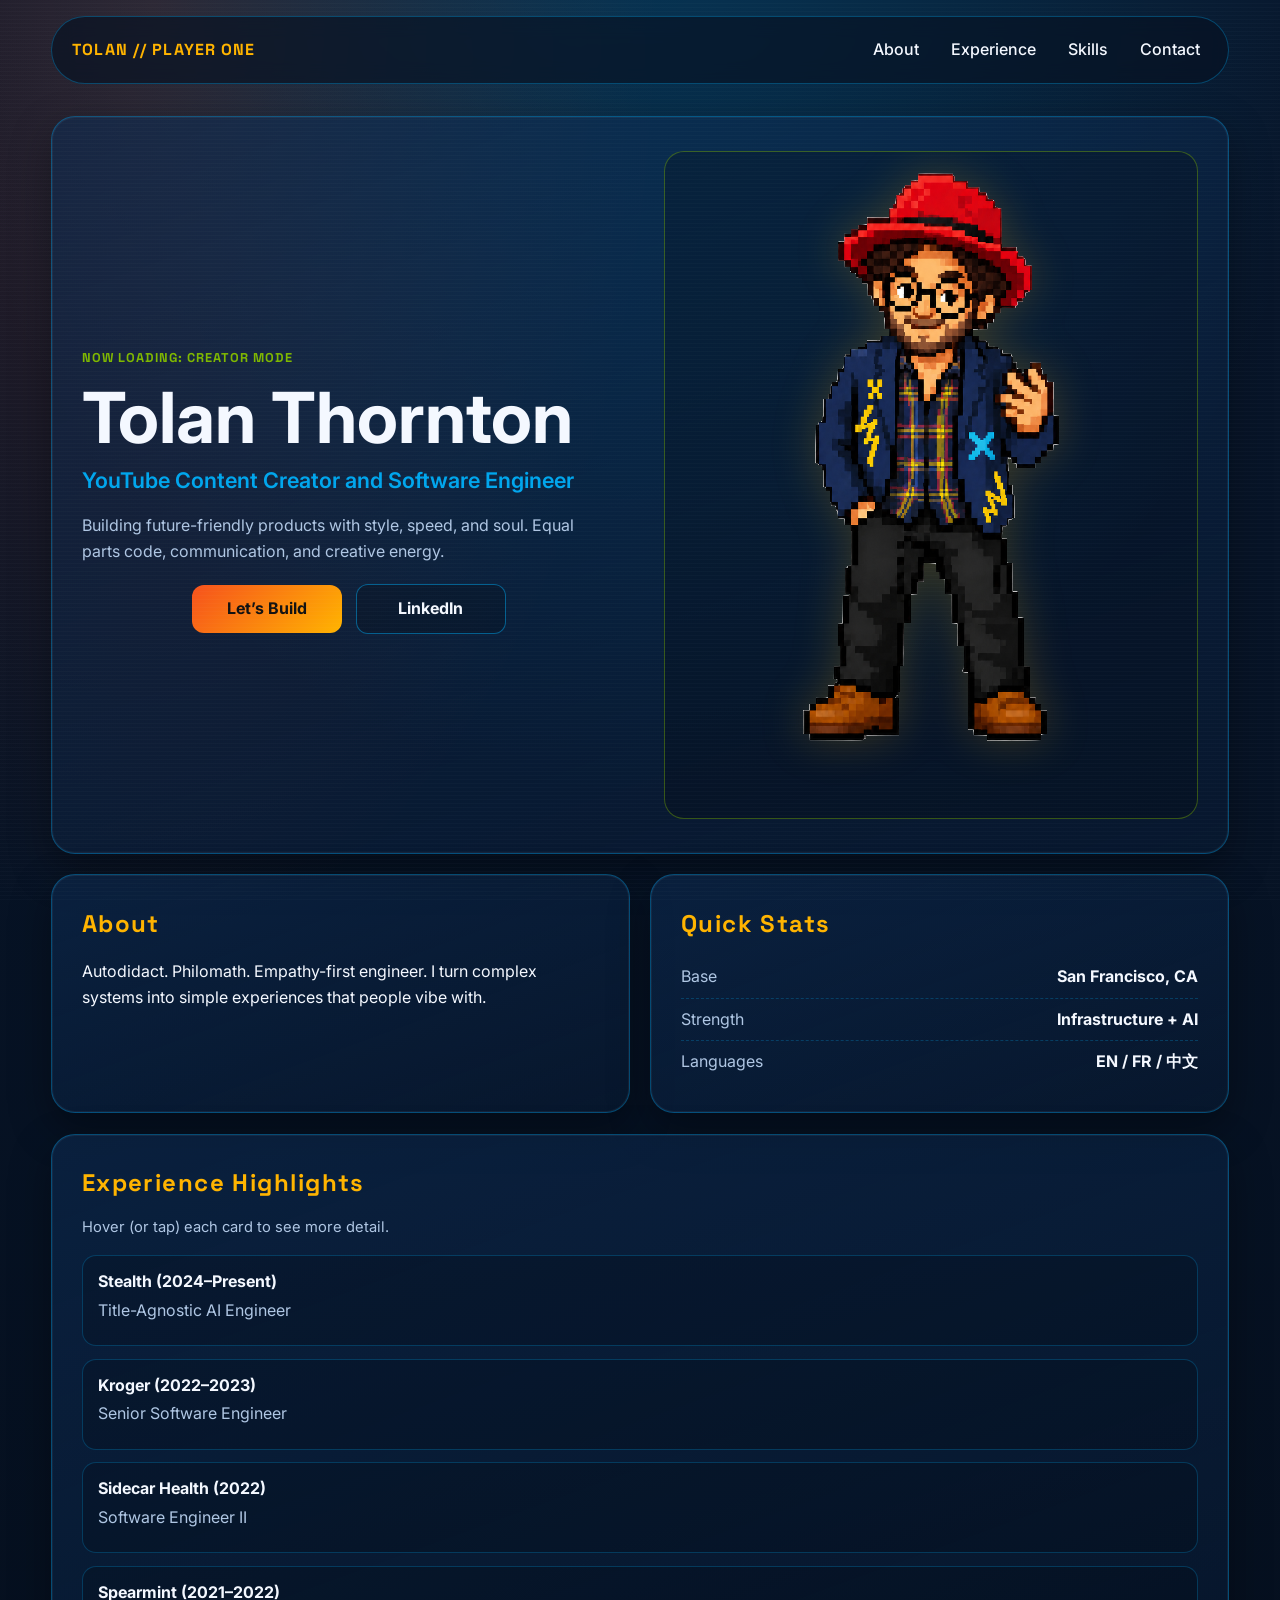
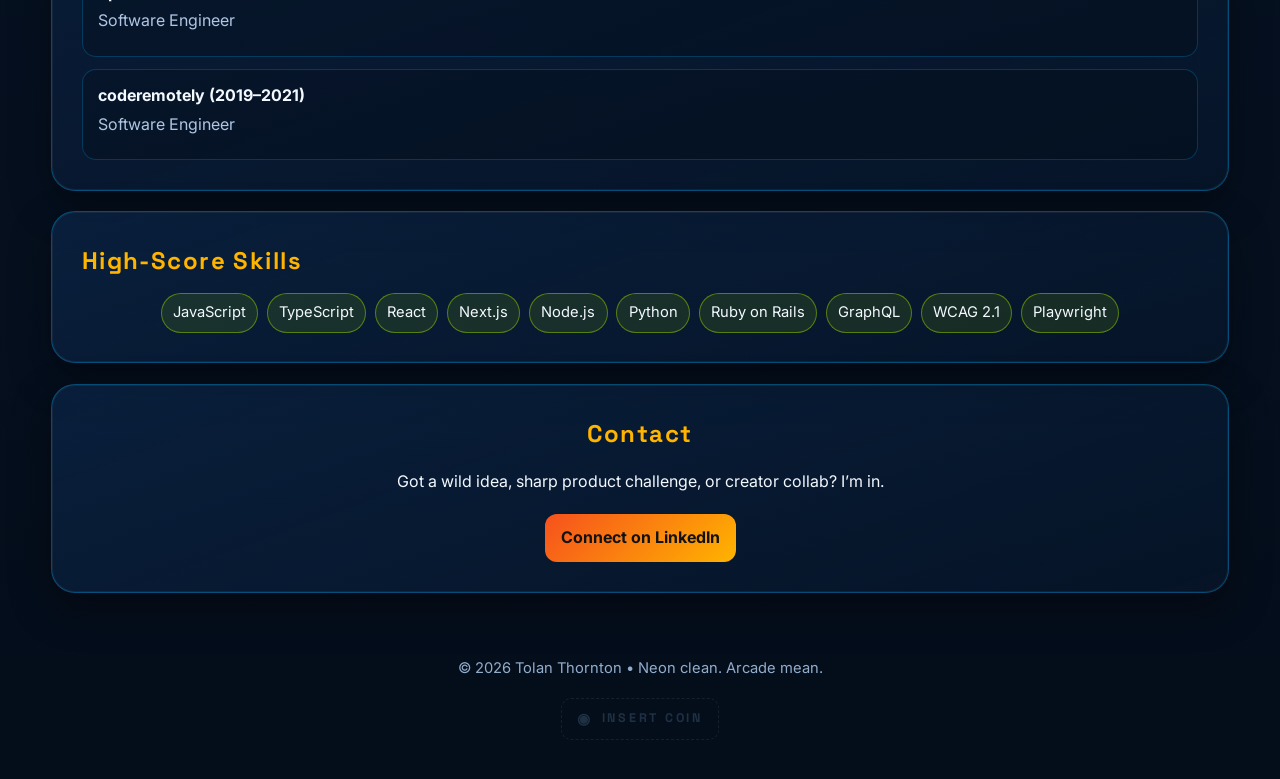
<file: index.html>
<!doctype html>
<html lang="en">
  <head>
    <meta charset="UTF-8" />
    <meta name="viewport" content="width=device-width, initial-scale=1.0" />
    <title>Tolan Thornton | YouTube Content Creator and Software Engineer</title>
    <meta name="description" content="Portfolio of Tolan Thornton, YouTube Content Creator and Software Engineer." />
    <link rel="preconnect" href="https://fonts.googleapis.com" />
    <link rel="preconnect" href="https://fonts.gstatic.com" crossorigin />
    <link href="https://fonts.googleapis.com/css2?family=Inter:wght@400;500;600;700;800&family=Space+Grotesk:wght@500;700&display=swap" rel="stylesheet" />
    <link rel="icon" type="image/png" href="favicon.png" />
    <link rel="stylesheet" href="styles.css" />
  </head>
  <body>
    <a class="skip-link" href="#main">Skip to main content</a>
    <div class="scanlines" aria-hidden="true"></div>
    <header class="topbar clickable">
      <div class="logo">TOLAN // PLAYER ONE</div>
      <nav aria-label="Primary">
        <a class="clickable" href="#about">About</a>
        <a class="clickable" href="#experience">Experience</a>
        <a class="clickable" href="#skills">Skills</a>
        <a class="clickable" href="#contact">Contact</a>
      </nav>
    </header>

    <main id="main">
      <section class="hero section-glass">
        <div class="hero-text">
          <p class="eyebrow">NOW LOADING: CREATOR MODE</p>
          <h1>Tolan Thornton</h1>
          <p class="subtitle">YouTube Content Creator and Software Engineer</p>
          <p class="summary">Building future-friendly products with style, speed, and soul. Equal parts code, communication, and creative energy.</p>
          <div class="cta-row">
            <a class="btn btn-primary clickable" href="#contact">Let’s Build</a>
            <a class="btn btn-ghost clickable" href="https://www.linkedin.com/in/tolanthornton" target="_blank" rel="noopener noreferrer">LinkedIn<span class="sr-only"> (opens in new tab)</span></a>
          </div>
        </div>
        <figure class="portrait-card clickable">
          <img id="avatar" src="assets/avatar.png" alt="Pixel portrait of Tolan Thornton" />
        </figure>
      </section>

      <section id="about" class="section-grid">
        <article class="section-glass">
          <h2>About</h2>
          <p>Autodidact. Philomath. Empathy-first engineer. I turn complex systems into simple experiences that people vibe with.</p>
        </article>
        <article class="section-glass stats">
          <h2>Quick Stats</h2>
          <div><span>Base</span><strong>San Francisco, CA</strong></div>
          <div><span>Strength</span><strong>Infrastructure + AI</strong></div>
          <div><span>Languages</span><strong>EN / FR / 中文</strong></div>
        </article>
      </section>

      <section id="experience" class="section-glass">
        <h2>Experience Highlights</h2>
        <p class="hint">Hover (or tap) each card to see more detail.</p>
        <div class="timeline">
          <article class="clickable" tabindex="0" role="button" aria-expanded="false">
            <h3>Stealth (2024–Present)</h3>
            <p class="role">Title-Agnostic AI Engineer</p>
            <p class="detail">Focused on evaluating frontier LLM behavior.</p>
          </article>
          <article class="clickable" tabindex="0" role="button" aria-expanded="false">
            <h3>Kroger (2022–2023)</h3>
            <p class="role">Senior Software Engineer</p>
            <p class="detail">Delivering Next.js/TypeScript greenfield analytics platform.</p>
          </article>
          <article class="clickable" tabindex="0" role="button" aria-expanded="false">
            <h3>Sidecar Health (2022)</h3>
            <p class="role">Software Engineer II</p>
            <p class="detail">Driving React modernization and UX improvements.</p>
          </article>
          <article class="clickable" tabindex="0" role="button" aria-expanded="false">
            <h3>Spearmint (2021–2022)</h3>
            <p class="role">Software Engineer</p>
            <p class="detail">Built accessibility-focused Electron app and testing workflows.</p>
          </article>
          <article class="clickable" tabindex="0" role="button" aria-expanded="false">
            <h3>coderemotely (2019–2021)</h3>
            <p class="role">Software Engineer</p>
            <p class="detail">Full-stack engineering across Ruby on Rails, React, and PostgreSQL.</p>
          </article>
        </div>
      </section>

      <section id="skills" class="section-glass">
        <h2>High-Score Skills</h2>
        <ul class="chips" aria-label="Skills">
          <li>JavaScript</li><li>TypeScript</li><li>React</li><li>Next.js</li><li>Node.js</li>
          <li>Python</li><li>Ruby on Rails</li><li>GraphQL</li><li>WCAG 2.1</li><li>Playwright</li>
        </ul>
      </section>

      <section id="contact" class="section-glass contact">
        <h2>Contact</h2>
        <p>Got a wild idea, sharp product challenge, or creator collab? I’m in.</p>
        <div class="cta-row center">
          <a class="btn btn-primary clickable" href="https://www.linkedin.com/in/tolanthornton" target="_blank" rel="noopener noreferrer">Connect on LinkedIn<span class="sr-only"> (opens in new tab)</span></a>
        </div>
      </section>
    </main>

    <footer>
      <div class="footer-line">© <span id="year"></span> Tolan Thornton • Neon clean. Arcade mean.</div>
      <div class="coin-slot-wrap">
        <a id="coin-slot" class="coin-slot" aria-disabled="true" role="button" tabindex="0" aria-describedby="coin-slot-hint">
          <span class="coin-icon" aria-hidden="true">◉</span>
          <span class="coin-label">INSERT&nbsp;COIN</span>
        </a>
        <span id="coin-slot-hint" class="sr-only">Locked easter egg. Activation instructions provided externally.</span>
      </div>
    </footer>

    <div id="toast" class="toast" role="status" aria-live="polite" hidden>
      <button id="toast-action" type="button" class="toast-action">
        <span class="toast-text"><span aria-hidden="true">▶ </span>ACCESS GRANTED</span>
        <span class="sr-only"> — activate to scroll to the unlocked coin slot</span>
        <span class="toast-cue" aria-hidden="true">TAP TO LOCATE ↓</span>
      </button>
      <button type="button" class="toast-close" aria-label="Dismiss">×</button>
    </div>

    <script src="script.js"></script>
  </body>
</html>
</file>
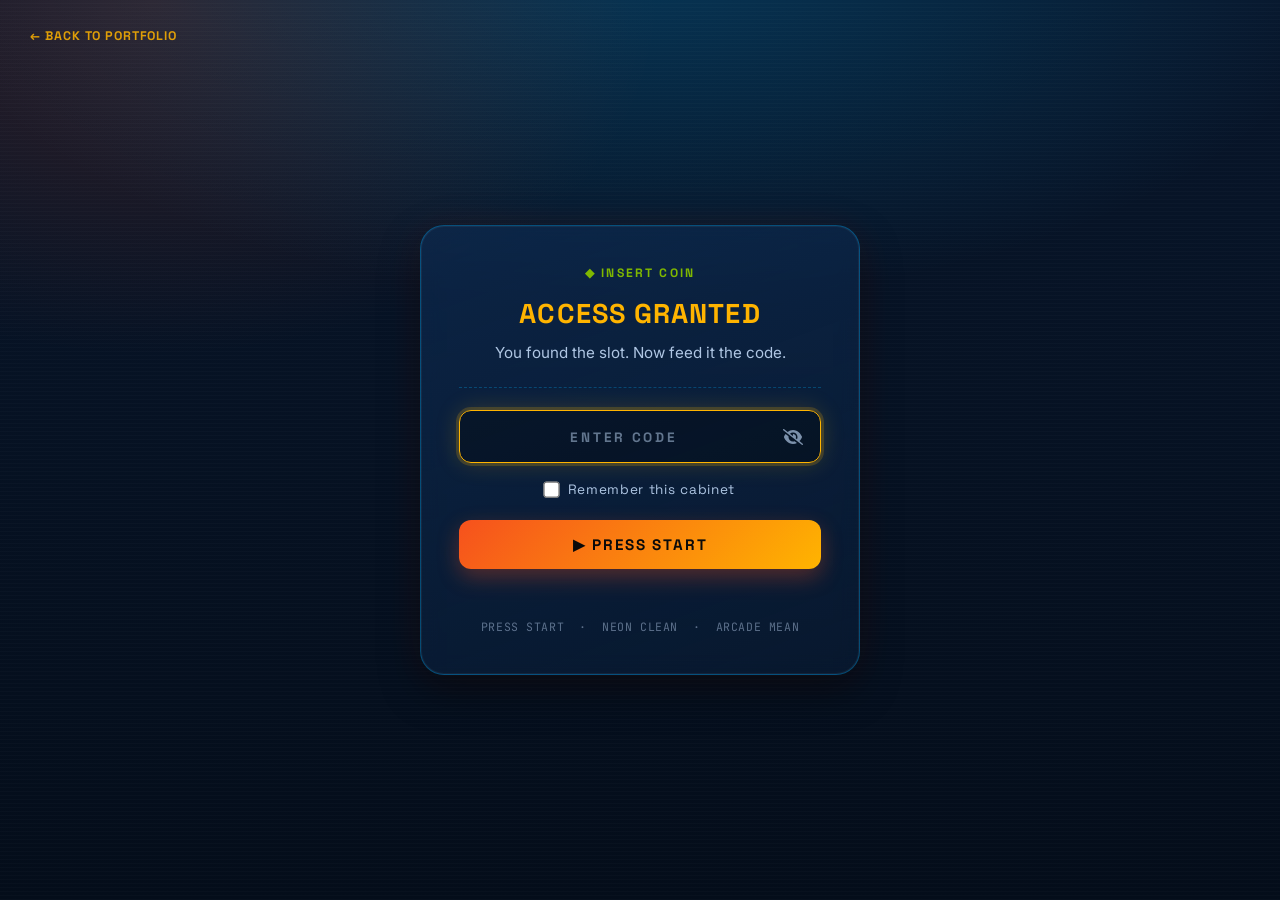
<file: prompt.html>
<!DOCTYPE html>
<html class="staticrypt-html" lang="en">
    <head>
        <meta charset="utf-8" />
        <title>ACCESS GRANTED</title>
        <meta name="viewport" content="width=device-width, initial-scale=1" />
        <meta name="robots" content="noindex, nofollow" />
        <meta name="googlebot" content="noindex, nofollow" />

        <!-- do not cache this page -->
        <meta http-equiv="cache-control" content="max-age=0" />
        <meta http-equiv="cache-control" content="no-cache" />
        <meta http-equiv="expires" content="0" />
        <meta http-equiv="expires" content="Tue, 01 Jan 1980 1:00:00 GMT" />
        <meta http-equiv="pragma" content="no-cache" />

        <link rel="icon" type="image/png" href="favicon.png" />
        <link rel="preconnect" href="https://fonts.googleapis.com" />
        <link rel="preconnect" href="https://fonts.gstatic.com" crossorigin />
        <link href="https://fonts.googleapis.com/css2?family=Inter:wght@400;500;600;700&family=Space+Grotesk:wght@500;700&family=JetBrains+Mono:wght@400;500&display=swap" rel="stylesheet" />

        <style>
            :root{
                --orange:#f6511d;
                --yellow:#ffb400;
                --cyan:#00a6ed;
                --green:#7fb800;
                --navy:#0d2c54;
                --bg:#040d1a;
                --text:#f4f8ff;
                --muted:#afc6e3;
            }
            *{box-sizing:border-box}
            .staticrypt-html,.staticrypt-body{height:100%}
            .staticrypt-body{margin:0;font-family:Inter,system-ui,sans-serif;color:var(--text);background:radial-gradient(80% 55% at 50% -5%,rgba(0,166,237,.22),transparent 70%),radial-gradient(60% 60% at 12% 0%,rgba(246,81,29,.17),transparent 66%),linear-gradient(180deg,#08162b 0%,var(--bg) 100%);line-height:1.55;-webkit-font-smoothing:antialiased;-moz-osx-font-smoothing:grayscale}

            .sr-only{position:absolute;width:1px;height:1px;padding:0;margin:-1px;overflow:hidden;clip:rect(0,0,0,0);white-space:nowrap;border:0}

            .staticrypt-scanlines{position:fixed;inset:0;pointer-events:none;background:repeating-linear-gradient(0deg,rgba(255,255,255,.02) 0 1px,transparent 1px 4px);z-index:1}

            .staticrypt-content{position:relative;z-index:2;min-height:100vh;display:flex;flex-direction:column;align-items:center;justify-content:center;padding:2rem 1rem}

            .staticrypt-back{position:absolute;top:1.25rem;left:1.25rem;font-family:"Space Grotesk",sans-serif;letter-spacing:.07em;font-size:.78rem;color:var(--yellow);text-decoration:none;font-weight:700;opacity:.85;transition:opacity .2s ease,filter .2s ease;padding:.45rem .65rem;border-radius:8px}
            .staticrypt-back:hover{opacity:1;filter:brightness(1.15)}
            .staticrypt-back:focus-visible{outline:2px solid var(--cyan);outline-offset:2px;opacity:1}

            .staticrypt-page{width:min(440px,92vw)}
            .staticrypt-form{background:linear-gradient(160deg,rgba(13,44,84,.66),rgba(13,44,84,.28));border:1px solid rgba(0,166,237,.36);border-radius:24px;padding:clamp(1.5rem,3.5vw,2.4rem);box-shadow:0 16px 40px rgba(0,0,0,.4),inset 0 0 0 1px rgba(255,255,255,.05),0 0 40px rgba(246,81,29,.08);text-align:center;backdrop-filter:blur(10px)}

            .staticrypt-eyebrow{font-family:"Space Grotesk",sans-serif;letter-spacing:.18em;color:var(--green);font-weight:700;font-size:.76rem;text-transform:uppercase;margin:0 0 .6rem}
            .staticrypt-title{font-family:"Space Grotesk",sans-serif;font-size:clamp(1.25rem,3.2vw,1.7rem);margin:0 0 .35rem;color:var(--yellow);letter-spacing:.04em;font-weight:700}
            .staticrypt-instructions{margin:0 0 1.4rem;color:var(--muted);font-size:.95rem}
            .staticrypt-instructions p{margin:0}

            .staticrypt-hr{border:0;border-top:1px dashed rgba(0,166,237,.3);margin:1rem 0 1.4rem}

            .staticrypt-password-container{position:relative;outline:0;background:rgba(0,0,0,.32);width:100%;border:1px solid rgba(0,166,237,.45);border-radius:12px;margin:0 0 1rem;box-sizing:border-box;transition:border-color .2s ease,box-shadow .2s ease}
            .staticrypt-password-container:focus-within{border-color:var(--yellow);box-shadow:0 0 0 3px rgba(255,180,0,.18),0 0 24px rgba(255,180,0,.2)}

            .staticrypt-form input[type="password"],
            .staticrypt-form input[type="text"]{background:transparent;border:0;color:var(--text);font-family:"JetBrains Mono",ui-monospace,monospace;font-size:1rem;letter-spacing:.1em;outline:0;padding:.95rem 3rem .95rem 1rem;width:100%;text-align:center}
            .staticrypt-form input[type="password"]::placeholder,
            .staticrypt-form input[type="text"]::placeholder{color:rgba(175,198,227,.55);letter-spacing:.2em;font-family:"Space Grotesk",sans-serif;font-weight:700;text-transform:uppercase;font-size:.85rem}

            .staticrypt-toggle-password-visibility{cursor:pointer;background:transparent;border:0;padding:0;width:44px;height:44px;position:absolute;right:.3rem;top:50%;transform:translateY(-50%);display:inline-flex;align-items:center;justify-content:center;border-radius:8px;color:var(--muted);opacity:.7;transition:opacity .15s ease,background .15s ease}
            .staticrypt-toggle-password-visibility:hover{opacity:1;background:rgba(255,255,255,.05)}
            .staticrypt-toggle-password-visibility:focus-visible{outline:2px solid var(--cyan);outline-offset:2px;opacity:1}
            .staticrypt-toggle-password-visibility svg{width:20px;height:18px;fill:currentColor}

            .staticrypt-remember{display:flex;align-items:center;justify-content:center;gap:.6rem;margin:0 0 1.2rem;color:var(--muted);font-size:.85rem;font-family:"Space Grotesk",sans-serif;letter-spacing:.05em;cursor:pointer}
            .staticrypt-remember input[type="checkbox"]{transform:scale(1.25);margin:0;accent-color:var(--orange)}
            .staticrypt-remember:focus-within{color:var(--text)}

            .staticrypt-decrypt-button{font-family:"Space Grotesk",sans-serif;font-weight:700;text-transform:uppercase;letter-spacing:.12em;outline:0;background:linear-gradient(135deg,var(--orange),var(--yellow));width:100%;border:0;padding:.95rem 1rem;color:#0a0a0a;font-size:.95rem;border-radius:12px;cursor:pointer;transition:transform .15s ease,filter .15s ease,box-shadow .2s ease;box-shadow:0 8px 22px rgba(246,81,29,.32);min-height:48px}
            .staticrypt-decrypt-button:hover,.staticrypt-decrypt-button:focus{filter:brightness(1.08);transform:translateY(-1px);box-shadow:0 12px 28px rgba(246,81,29,.45),0 0 24px rgba(255,180,0,.3)}
            .staticrypt-decrypt-button:focus-visible{outline:2px solid var(--cyan);outline-offset:3px}
            .staticrypt-decrypt-button:active{transform:translateY(0);filter:brightness(.96)}
            .staticrypt-decrypt-button:disabled{cursor:wait;filter:brightness(.8)}

            .staticrypt-error{margin:.85rem 0 0;min-height:1.1rem;font-family:"Space Grotesk",sans-serif;letter-spacing:.08em;font-size:.82rem;color:var(--orange);opacity:0;transition:opacity .2s ease}
            .staticrypt-error.visible{opacity:1}

            .staticrypt-hint{margin:1.1rem 0 0;font-family:"JetBrains Mono",ui-monospace,monospace;font-size:.72rem;color:rgba(175,198,227,.5);letter-spacing:.05em}

            .hidden{display:none !important}

            .staticrypt-spinner-container{height:100vh;display:flex;align-items:center;justify-content:center}
            .staticrypt-spinner{display:inline-block;width:2rem;height:2rem;border:0.25em solid rgba(0,166,237,.25);border-right-color:var(--yellow);border-radius:50%;animation:staticrypt-spin .75s linear infinite}
            @keyframes staticrypt-spin{100%{transform:rotate(360deg)}}

            @media screen and (-webkit-min-device-pixel-ratio: 0){
                .staticrypt-form input[type="password"],.staticrypt-form input[type="text"]{font-size:16px}
            }
            @media (max-width:480px){
                .staticrypt-back{top:.9rem;left:.9rem}
            }

            @media (prefers-reduced-motion: reduce){
                *,*::before,*::after{animation-duration:.001ms !important;animation-iteration-count:1 !important;transition-duration:.001ms !important}
                .staticrypt-spinner{animation:none;border-right-color:var(--yellow)}
            }
        </style>
    </head>

    <body class="staticrypt-body">
        <div class="staticrypt-scanlines" aria-hidden="true"></div>

        <div id="staticrypt_loading" class="staticrypt-spinner-container" aria-busy="true" aria-live="polite">
            <div class="staticrypt-spinner" aria-label="Loading"></div>
        </div>

        <div id="staticrypt_content" class="staticrypt-content hidden">
            <a class="staticrypt-back" href="index.html">&larr; BACK TO PORTFOLIO</a>
            <div class="staticrypt-page">
                <form id="staticrypt-form" class="staticrypt-form" action="#" method="post" novalidate>
                    <p class="staticrypt-eyebrow" aria-hidden="true">&#9670; INSERT COIN</p>
                    <h1 class="staticrypt-title">ACCESS GRANTED</h1>
                    <div class="staticrypt-instructions" id="staticrypt-instructions">
                        <p>You found the slot. Now feed it the code.</p>
                    </div>

                    <hr class="staticrypt-hr" />

                    <label for="staticrypt-password" class="sr-only">Access code</label>
                    <div class="staticrypt-password-container">
                        <input
                            id="staticrypt-password"
                            type="password"
                            name="password"
                            placeholder="ENTER CODE"
                            autocomplete="current-password"
                            autocapitalize="off"
                            autocorrect="off"
                            spellcheck="false"
                            aria-describedby="staticrypt-instructions staticrypt-error"
                            autofocus
                        />
                        <button
                            type="button"
                            class="staticrypt-toggle-password-visibility"
                            aria-label="Show password"
                            aria-pressed="false"
                        >
                            <svg viewBox="0 0 640 512" aria-hidden="true" focusable="false"><path d="M38.8 5.1C28.4-3.1 13.3-1.2 5.1 9.2S-1.2 34.7 9.2 42.9l592 464c10.4 8.2 25.5 6.3 33.7-4.1s6.3-25.5-4.1-33.7L525.6 386.7c39.6-40.6 66.4-86.1 79.9-118.4c3.3-7.9 3.3-16.7 0-24.6c-14.9-35.7-46.2-87.7-93-131.1C465.5 68.8 400.8 32 320 32c-68.2 0-125 26.3-169.3 60.8L38.8 5.1zM223.1 149.5C248.6 126.2 282.7 112 320 112c79.5 0 144 64.5 144 144c0 24.9-6.3 48.3-17.4 68.7L408 294.5c8.4-19.3 10.6-41.4 4.8-63.3c-11.1-41.5-47.8-69.4-88.6-71.1c-5.8-.2-9.2 6.1-7.4 11.7c2.1 6.4 3.3 13.2 3.3 20.3c0 10.2-2.4 19.8-6.6 28.3l-90.3-70.8zM373 389.9c-16.4 6.5-34.3 10.1-53 10.1c-79.5 0-144-64.5-144-144c0-6.9 .5-13.6 1.4-20.2L83.1 161.5C60.3 191.2 44 220.8 34.5 243.7c-3.3 7.9-3.3 16.7 0 24.6c14.9 35.7 46.2 87.7 93 131.1C174.5 443.2 239.2 480 320 480c47.8 0 89.9-12.9 126.2-32.5L373 389.9z"/></svg>
                        </button>
                    </div>

                    <label id="staticrypt-remember-label" class="staticrypt-remember hidden">
                        <input id="staticrypt-remember" type="checkbox" name="remember" />
                        <span>Remember this cabinet</span>
                    </label>

                    <input type="submit" class="staticrypt-decrypt-button" value="▶ PRESS START" />
                    <p id="staticrypt-error" class="staticrypt-error" role="alert" aria-live="assertive"></p>
                    <p class="staticrypt-hint" aria-hidden="true">PRESS START&nbsp;&nbsp;&middot;&nbsp;&nbsp;NEON CLEAN&nbsp;&nbsp;&middot;&nbsp;&nbsp;ARCADE MEAN</p>
                </form>
            </div>
        </div>

        <script>
            const staticryptInitiator = ((function(){
  const exports = {};
  const cryptoEngine = ((function(){
  const exports = {};
  const { subtle } = crypto;

const IV_BITS = 16 * 8;
const HEX_BITS = 4;
const ENCRYPTION_ALGO = "AES-CBC";

/**
 * Translates between utf8 encoded hexadecimal strings
 * and Uint8Array bytes.
 */
const HexEncoder = {
    /**
     * hex string -> bytes
     * @param {string} hexString
     * @returns {Uint8Array}
     */
    parse: function (hexString) {
        if (hexString.length % 2 !== 0) throw "Invalid hexString";
        const arrayBuffer = new Uint8Array(hexString.length / 2);

        for (let i = 0; i < hexString.length; i += 2) {
            const byteValue = parseInt(hexString.substring(i, i + 2), 16);
            if (isNaN(byteValue)) {
                throw "Invalid hexString";
            }
            arrayBuffer[i / 2] = byteValue;
        }
        return arrayBuffer;
    },

    /**
     * bytes -> hex string
     * @param {Uint8Array} bytes
     * @returns {string}
     */
    stringify: function (bytes) {
        const hexBytes = [];

        for (let i = 0; i < bytes.length; ++i) {
            let byteString = bytes[i].toString(16);
            if (byteString.length < 2) {
                byteString = "0" + byteString;
            }
            hexBytes.push(byteString);
        }
        return hexBytes.join("");
    },
};

/**
 * Translates between utf8 strings and Uint8Array bytes.
 */
const UTF8Encoder = {
    parse: function (str) {
        return new TextEncoder().encode(str);
    },

    stringify: function (bytes) {
        return new TextDecoder().decode(bytes);
    },
};

/**
 * Salt and encrypt a msg with a password.
 */
async function encrypt(msg, hashedPassword) {
    // Must be 16 bytes, unpredictable, and preferably cryptographically random. However, it need not be secret.
    // https://developer.mozilla.org/en-US/docs/Web/API/SubtleCrypto/encrypt#parameters
    const iv = crypto.getRandomValues(new Uint8Array(IV_BITS / 8));

    const key = await subtle.importKey("raw", HexEncoder.parse(hashedPassword), ENCRYPTION_ALGO, false, ["encrypt"]);

    const encrypted = await subtle.encrypt(
        {
            name: ENCRYPTION_ALGO,
            iv: iv,
        },
        key,
        UTF8Encoder.parse(msg)
    );

    // iv will be 32 hex characters, we prepend it to the ciphertext for use in decryption
    return HexEncoder.stringify(iv) + HexEncoder.stringify(new Uint8Array(encrypted));
}
exports.encrypt = encrypt;

/**
 * Decrypt a salted msg using a password.
 *
 * @param {string} encryptedMsg
 * @param {string} hashedPassword
 * @returns {Promise<string>}
 */
async function decrypt(encryptedMsg, hashedPassword) {
    const ivLength = IV_BITS / HEX_BITS;
    const iv = HexEncoder.parse(encryptedMsg.substring(0, ivLength));
    const encrypted = encryptedMsg.substring(ivLength);

    const key = await subtle.importKey("raw", HexEncoder.parse(hashedPassword), ENCRYPTION_ALGO, false, ["decrypt"]);

    const outBuffer = await subtle.decrypt(
        {
            name: ENCRYPTION_ALGO,
            iv: iv,
        },
        key,
        HexEncoder.parse(encrypted)
    );

    return UTF8Encoder.stringify(new Uint8Array(outBuffer));
}
exports.decrypt = decrypt;

/**
 * Salt and hash the password so it can be stored in localStorage without opening a password reuse vulnerability.
 *
 * @param {string} password
 * @param {string} salt
 * @returns {Promise<string>}
 */
async function hashPassword(password, salt) {
    // we hash the password in multiple steps, each adding more iterations. This is because we used to allow less
    // iterations, so for backward compatibility reasons, we need to support going from that to more iterations.
    let hashedPassword = await hashLegacyRound(password, salt);

    hashedPassword = await hashSecondRound(hashedPassword, salt);

    return hashThirdRound(hashedPassword, salt);
}
exports.hashPassword = hashPassword;

/**
 * This hashes the password with 1k iterations. This is a low number, we need this function to support backwards
 * compatibility.
 *
 * @param {string} password
 * @param {string} salt
 * @returns {Promise<string>}
 */
function hashLegacyRound(password, salt) {
    return pbkdf2(password, salt, 1000, "SHA-1");
}
exports.hashLegacyRound = hashLegacyRound;

/**
 * Add a second round of iterations. This is because we used to use 1k, so for backwards compatibility with
 * remember-me/autodecrypt links, we need to support going from that to more iterations.
 *
 * @param hashedPassword
 * @param salt
 * @returns {Promise<string>}
 */
function hashSecondRound(hashedPassword, salt) {
    return pbkdf2(hashedPassword, salt, 14000, "SHA-256");
}
exports.hashSecondRound = hashSecondRound;

/**
 * Add a third round of iterations to bring total number to 600k. This is because we used to use 1k, then 15k, so for
 * backwards compatibility with remember-me/autodecrypt links, we need to support going from that to more iterations.
 *
 * @param hashedPassword
 * @param salt
 * @returns {Promise<string>}
 */
function hashThirdRound(hashedPassword, salt) {
    return pbkdf2(hashedPassword, salt, 585000, "SHA-256");
}
exports.hashThirdRound = hashThirdRound;

/**
 * Salt and hash the password so it can be stored in localStorage without opening a password reuse vulnerability.
 *
 * @param {string} password
 * @param {string} salt
 * @param {int} iterations
 * @param {string} hashAlgorithm
 * @returns {Promise<string>}
 */
async function pbkdf2(password, salt, iterations, hashAlgorithm) {
    const key = await subtle.importKey("raw", UTF8Encoder.parse(password), "PBKDF2", false, ["deriveBits"]);

    const keyBytes = await subtle.deriveBits(
        {
            name: "PBKDF2",
            hash: hashAlgorithm,
            iterations,
            salt: UTF8Encoder.parse(salt),
        },
        key,
        256
    );

    return HexEncoder.stringify(new Uint8Array(keyBytes));
}

function generateRandomSalt() {
    const bytes = crypto.getRandomValues(new Uint8Array(128 / 8));

    return HexEncoder.stringify(new Uint8Array(bytes));
}
exports.generateRandomSalt = generateRandomSalt;

async function signMessage(hashedPassword, message) {
    const key = await subtle.importKey(
        "raw",
        HexEncoder.parse(hashedPassword),
        {
            name: "HMAC",
            hash: "SHA-256",
        },
        false,
        ["sign"]
    );
    const signature = await subtle.sign("HMAC", key, UTF8Encoder.parse(message));

    return HexEncoder.stringify(new Uint8Array(signature));
}
exports.signMessage = signMessage;

function getRandomAlphanum() {
    const possibleCharacters = "abcdefghijklmnopqrstuvwxyzABCDEFGHIJKLMNOPQRSTUVWXYZ0123456789";

    let byteArray;
    let parsedInt;

    // Keep generating new random bytes until we get a value that falls
    // within a range that can be evenly divided by possibleCharacters.length
    do {
        byteArray = crypto.getRandomValues(new Uint8Array(1));
        // extract the lowest byte to get an int from 0 to 255 (probably unnecessary, since we're only generating 1 byte)
        parsedInt = byteArray[0] & 0xff;
    } while (parsedInt >= 256 - (256 % possibleCharacters.length));

    // Take the modulo of the parsed integer to get a random number between 0 and totalLength - 1
    const randomIndex = parsedInt % possibleCharacters.length;

    return possibleCharacters[randomIndex];
}

/**
 * Generate a random string of a given length.
 *
 * @param {int} length
 * @returns {string}
 */
function generateRandomString(length) {
    let randomString = "";

    for (let i = 0; i < length; i++) {
        randomString += getRandomAlphanum();
    }

    return randomString;
}
exports.generateRandomString = generateRandomString;

  return exports;
})());
const codec = ((function(){
  const exports = {};
  /**
 * Initialize the codec with the provided cryptoEngine - this return functions to encode and decode messages.
 *
 * @param cryptoEngine - the engine to use for encryption / decryption
 */
function init(cryptoEngine) {
    const exports = {};

    /**
     * Top-level function for encoding a message.
     * Includes password hashing, encryption, and signing.
     *
     * @param {string} msg
     * @param {string} password
     * @param {string} salt
     *
     * @returns {string} The encoded text
     */
    async function encode(msg, password, salt) {
        const hashedPassword = await cryptoEngine.hashPassword(password, salt);

        const encrypted = await cryptoEngine.encrypt(msg, hashedPassword);

        // we use the hashed password in the HMAC because this is effectively what will be used a password (so we can store
        // it in localStorage safely, we don't use the clear text password)
        const hmac = await cryptoEngine.signMessage(hashedPassword, encrypted);

        return hmac + encrypted;
    }
    exports.encode = encode;

    /**
     * Encode using a password that has already been hashed. This is useful to encode multiple messages in a row, that way
     * we don't need to hash the password multiple times.
     *
     * @param {string} msg
     * @param {string} hashedPassword
     *
     * @returns {string} The encoded text
     */
    async function encodeWithHashedPassword(msg, hashedPassword) {
        const encrypted = await cryptoEngine.encrypt(msg, hashedPassword);

        // we use the hashed password in the HMAC because this is effectively what will be used a password (so we can store
        // it in localStorage safely, we don't use the clear text password)
        const hmac = await cryptoEngine.signMessage(hashedPassword, encrypted);

        return hmac + encrypted;
    }
    exports.encodeWithHashedPassword = encodeWithHashedPassword;

    /**
     * Top-level function for decoding a message.
     * Includes signature check and decryption.
     *
     * @param {string} signedMsg
     * @param {string} hashedPassword
     * @param {string} salt
     * @param {int} backwardCompatibleAttempt
     * @param {string} originalPassword
     *
     * @returns {Object} {success: true, decoded: string} | {success: false, message: string}
     */
    async function decode(signedMsg, hashedPassword, salt, backwardCompatibleAttempt = 0, originalPassword = "") {
        const encryptedHMAC = signedMsg.substring(0, 64);
        const encryptedMsg = signedMsg.substring(64);
        const decryptedHMAC = await cryptoEngine.signMessage(hashedPassword, encryptedMsg);

        if (decryptedHMAC !== encryptedHMAC) {
            // we have been raising the number of iterations in the hashing algorithm multiple times, so to support the old
            // remember-me/autodecrypt links we need to try bringing the old hashes up to speed.
            originalPassword = originalPassword || hashedPassword;
            if (backwardCompatibleAttempt === 0) {
                const updatedHashedPassword = await cryptoEngine.hashThirdRound(originalPassword, salt);

                return decode(signedMsg, updatedHashedPassword, salt, backwardCompatibleAttempt + 1, originalPassword);
            }
            if (backwardCompatibleAttempt === 1) {
                let updatedHashedPassword = await cryptoEngine.hashSecondRound(originalPassword, salt);
                updatedHashedPassword = await cryptoEngine.hashThirdRound(updatedHashedPassword, salt);

                return decode(signedMsg, updatedHashedPassword, salt, backwardCompatibleAttempt + 1, originalPassword);
            }

            return { success: false, message: "Signature mismatch" };
        }

        return {
            success: true,
            decoded: await cryptoEngine.decrypt(encryptedMsg, hashedPassword),
        };
    }
    exports.decode = decode;

    return exports;
}
exports.init = init;

  return exports;
})());
const decode = codec.init(cryptoEngine).decode;

/**
 * Initialize the staticrypt module, that exposes functions callbable by the password_template.
 *
 * @param {{
 *  staticryptEncryptedMsgUniqueVariableName: string,
 *  isRememberEnabled: boolean,
 *  rememberDurationInDays: number,
 *  staticryptSaltUniqueVariableName: string,
 * }} staticryptConfig - object of data that is stored on the password_template at encryption time.
 *
 * @param {{
 *  rememberExpirationKey: string,
 *  rememberPassphraseKey: string,
 *  replaceHtmlCallback: function,
 *  clearLocalStorageCallback: function,
 * }} templateConfig - object of data that can be configured by a custom password_template.
 */
function init(staticryptConfig, templateConfig) {
    const exports = {};

    /**
     * Decrypt our encrypted page, replace the whole HTML.
     *
     * @param {string} hashedPassword
     * @returns {Promise<boolean>}
     */
    async function decryptAndReplaceHtml(hashedPassword) {
        const { staticryptEncryptedMsgUniqueVariableName, staticryptSaltUniqueVariableName } = staticryptConfig;
        const { replaceHtmlCallback } = templateConfig;

        const result = await decode(
            staticryptEncryptedMsgUniqueVariableName,
            hashedPassword,
            staticryptSaltUniqueVariableName
        );
        if (!result.success) {
            return false;
        }
        const plainHTML = result.decoded;

        // if the user configured a callback call it, otherwise just replace the whole HTML
        if (typeof replaceHtmlCallback === "function") {
            replaceHtmlCallback(plainHTML);
        } else {
            document.write(plainHTML);
            document.close();
        }

        return true;
    }

    /**
     * Attempt to decrypt the page and replace the whole HTML.
     *
     * @param {string} password
     * @param {boolean} isRememberChecked
     *
     * @returns {Promise<{isSuccessful: boolean, hashedPassword?: string}>} - we return an object, so that if we want to
     *   expose more information in the future we can do it without breaking the password_template
     */
    async function handleDecryptionOfPage(password, isRememberChecked) {
        const { staticryptSaltUniqueVariableName } = staticryptConfig;

        // decrypt and replace the whole page
        const hashedPassword = await cryptoEngine.hashPassword(password, staticryptSaltUniqueVariableName);
        return handleDecryptionOfPageFromHash(hashedPassword, isRememberChecked);
    }
    exports.handleDecryptionOfPage = handleDecryptionOfPage;

    async function handleDecryptionOfPageFromHash(hashedPassword, isRememberChecked) {
        const { isRememberEnabled, rememberDurationInDays } = staticryptConfig;
        const { rememberExpirationKey, rememberPassphraseKey } = templateConfig;

        const isDecryptionSuccessful = await decryptAndReplaceHtml(hashedPassword);

        if (!isDecryptionSuccessful) {
            return {
                isSuccessful: false,
                hashedPassword,
            };
        }

        // remember the hashedPassword and set its expiration if necessary
        if (isRememberEnabled && isRememberChecked) {
            window.localStorage.setItem(rememberPassphraseKey, hashedPassword);

            // set the expiration if the duration isn't 0 (meaning no expiration)
            if (rememberDurationInDays > 0) {
                window.localStorage.setItem(
                    rememberExpirationKey,
                    (new Date().getTime() + rememberDurationInDays * 24 * 60 * 60 * 1000).toString()
                );
            }
        }

        return {
            isSuccessful: true,
            hashedPassword,
        };
    }
    exports.handleDecryptionOfPageFromHash = handleDecryptionOfPageFromHash;

    /**
     * Clear localstorage from staticrypt related values
     */
    function clearLocalStorage() {
        const { clearLocalStorageCallback, rememberExpirationKey, rememberPassphraseKey } = templateConfig;

        if (typeof clearLocalStorageCallback === "function") {
            clearLocalStorageCallback();
        } else {
            localStorage.removeItem(rememberPassphraseKey);
            localStorage.removeItem(rememberExpirationKey);
        }
    }

    async function handleDecryptOnLoad() {
        let isSuccessful = await decryptOnLoadFromUrl();

        if (!isSuccessful) {
            isSuccessful = await decryptOnLoadFromRememberMe();
        }

        return { isSuccessful };
    }
    exports.handleDecryptOnLoad = handleDecryptOnLoad;

    /**
     * Clear storage if we are logging out
     *
     * @returns {boolean} - whether we logged out
     */
    function logoutIfNeeded() {
        const logoutKey = "staticrypt_logout";

        // handle logout through query param
        const queryParams = new URLSearchParams(window.location.search);
        if (queryParams.has(logoutKey)) {
            clearLocalStorage();
            return true;
        }

        // handle logout through URL fragment
        const hash = window.location.hash.substring(1);
        if (hash.includes(logoutKey)) {
            clearLocalStorage();
            return true;
        }

        return false;
    }

    /**
     * To be called on load: check if we want to try to decrypt and replace the HTML with the decrypted content, and
     * try to do it if needed.
     *
     * @returns {Promise<boolean>} true if we derypted and replaced the whole page, false otherwise
     */
    async function decryptOnLoadFromRememberMe() {
        const { rememberDurationInDays } = staticryptConfig;
        const { rememberExpirationKey, rememberPassphraseKey } = templateConfig;

        // if we are login out, terminate
        if (logoutIfNeeded()) {
            return false;
        }

        // if there is expiration configured, check if we're not beyond the expiration
        if (rememberDurationInDays && rememberDurationInDays > 0) {
            const expiration = localStorage.getItem(rememberExpirationKey),
                isExpired = expiration && new Date().getTime() > parseInt(expiration);

            if (isExpired) {
                clearLocalStorage();
                return false;
            }
        }

        const hashedPassword = localStorage.getItem(rememberPassphraseKey);

        if (hashedPassword) {
            // try to decrypt
            const isDecryptionSuccessful = await decryptAndReplaceHtml(hashedPassword);

            // if the decryption is unsuccessful the password might be wrong - silently clear the saved data and let
            // the user fill the password form again
            if (!isDecryptionSuccessful) {
                clearLocalStorage();
                return false;
            }

            return true;
        }

        return false;
    }

    async function decryptOnLoadFromUrl() {
        const passwordKey = "staticrypt_pwd";
        const rememberMeKey = "remember_me";

        // try to get the password from the query param (for backward compatibility - we now want to avoid this method,
        // since it sends the hashed password to the server which isn't needed)
        const queryParams = new URLSearchParams(window.location.search);
        const hashedPasswordQuery = queryParams.get(passwordKey);
        const rememberMeQuery = queryParams.get(rememberMeKey);

        const urlFragment = window.location.hash.substring(1);
        // get the password from the url fragment
        const hashedPasswordRegexMatch = urlFragment.match(new RegExp(passwordKey + "=([^&]*)"));
        const hashedPasswordFragment = hashedPasswordRegexMatch ? hashedPasswordRegexMatch[1] : null;
        const rememberMeFragment = urlFragment.includes(rememberMeKey);

        const hashedPassword = hashedPasswordFragment || hashedPasswordQuery;
        const rememberMe = rememberMeFragment || rememberMeQuery;

        if (hashedPassword) {
            return handleDecryptionOfPageFromHash(hashedPassword, rememberMe);
        }

        return false;
    }

    return exports;
}
exports.init = init;

  return exports;
})());
            const templateError = "WRONG CODE — TRY AGAIN",
                templateToggleAltShow = "Show password",
                templateToggleAltHide = "Hide password",
                isRememberEnabled = true,
                staticryptConfig = {"staticryptEncryptedMsgUniqueVariableName":"[base64]","isRememberEnabled":true,"rememberDurationInDays":0,"staticryptSaltUniqueVariableName":"328423a3c46f5ec451fa0ebe97cc1dc0"};

            const templateConfig = {
                rememberExpirationKey: "staticrypt_expiration",
                rememberPassphraseKey: "staticrypt_passphrase",
                replaceHtmlCallback: null,
                clearLocalStorageCallback: null,
            };

            const staticrypt = staticryptInitiator.init(staticryptConfig, templateConfig);

            window.onload = async function () {
                const { isSuccessful } = await staticrypt.handleDecryptOnLoad();
                if (!isSuccessful) {
                    const loadingEl = document.getElementById("staticrypt_loading");
                    loadingEl.classList.add("hidden");
                    loadingEl.setAttribute("aria-busy", "false");
                    document.getElementById("staticrypt_content").classList.remove("hidden");
                    document.getElementById("staticrypt-password").focus();
                    if (isRememberEnabled) {
                        document.getElementById("staticrypt-remember-label").classList.remove("hidden");
                    }
                }
            };

            // Eye-toggle: keyboard-accessible button with SVG icon
            const toggleBtn = document.querySelector(".staticrypt-toggle-password-visibility");
            const eyeOpenPath = "M288 32c-80.8 0-145.5 36.8-192.6 80.6C48.6 156 17.3 208 2.5 243.7c-3.3 7.9-3.3 16.7 0 24.6C17.3 304 48.6 356 95.4 399.4C142.5 443.2 207.2 480 288 480s145.5-36.8 192.6-80.6c46.8-43.5 78.1-95.4 93-131.1c3.3-7.9 3.3-16.7 0-24.6c-14.9-35.7-46.2-87.7-93-131.1C433.5 68.8 368.8 32 288 32zM144 256a144 144 0 1 1 288 0 144 144 0 1 1 -288 0zm144-64c0 35.3-28.7 64-64 64c-7.1 0-13.9-1.2-20.3-3.3c-5.5-1.8-11.9 1.6-11.7 7.4c.3 6.9 1.3 13.8 3.2 20.7c13.7 51.2 66.4 81.6 117.6 67.9s81.6-66.4 67.9-117.6c-11.1-41.5-47.8-69.4-88.6-71.1c-5.8-.2-9.2 6.1-7.4 11.7c2.1 6.4 3.3 13.2 3.3 20.3z";
            const eyeClosedPath = "M38.8 5.1C28.4-3.1 13.3-1.2 5.1 9.2S-1.2 34.7 9.2 42.9l592 464c10.4 8.2 25.5 6.3 33.7-4.1s6.3-25.5-4.1-33.7L525.6 386.7c39.6-40.6 66.4-86.1 79.9-118.4c3.3-7.9 3.3-16.7 0-24.6c-14.9-35.7-46.2-87.7-93-131.1C465.5 68.8 400.8 32 320 32c-68.2 0-125 26.3-169.3 60.8L38.8 5.1zM223.1 149.5C248.6 126.2 282.7 112 320 112c79.5 0 144 64.5 144 144c0 24.9-6.3 48.3-17.4 68.7L408 294.5c8.4-19.3 10.6-41.4 4.8-63.3c-11.1-41.5-47.8-69.4-88.6-71.1c-5.8-.2-9.2 6.1-7.4 11.7c2.1 6.4 3.3 13.2 3.3 20.3c0 10.2-2.4 19.8-6.6 28.3l-90.3-70.8zM373 389.9c-16.4 6.5-34.3 10.1-53 10.1c-79.5 0-144-64.5-144-144c0-6.9 .5-13.6 1.4-20.2L83.1 161.5C60.3 191.2 44 220.8 34.5 243.7c-3.3 7.9-3.3 16.7 0 24.6c14.9 35.7 46.2 87.7 93 131.1C174.5 443.2 239.2 480 320 480c47.8 0 89.9-12.9 126.2-32.5L373 389.9z";
            toggleBtn.addEventListener("click", function () {
                const passwordInput = document.getElementById("staticrypt-password");
                const path = toggleBtn.querySelector("path");
                const isHidden = passwordInput.type === "password";
                passwordInput.type = isHidden ? "text" : "password";
                toggleBtn.setAttribute("aria-pressed", isHidden ? "true" : "false");
                toggleBtn.setAttribute("aria-label", isHidden ? templateToggleAltHide : templateToggleAltShow);
                path.setAttribute("d", isHidden ? eyeOpenPath : eyeClosedPath);
                const svg = toggleBtn.querySelector("svg");
                svg.setAttribute("viewBox", isHidden ? "0 0 576 512" : "0 0 640 512");
            });

            const errorEl = document.getElementById("staticrypt-error");
            const passwordContainer = document.querySelector(".staticrypt-password-container");

            function showError() {
                errorEl.textContent = templateError;
                errorEl.classList.add("visible");
                if (passwordContainer) {
                    passwordContainer.style.borderColor = "var(--orange)";
                    passwordContainer.style.boxShadow = "0 0 0 3px rgba(246,81,29,.25), 0 0 24px rgba(246,81,29,.35)";
                    setTimeout(function(){
                        passwordContainer.style.borderColor = "";
                        passwordContainer.style.boxShadow = "";
                    }, 1400);
                }
            }
            function clearError() {
                errorEl.classList.remove("visible");
                // Clear textContent after fade so SR re-announces on next error
                setTimeout(() => { if (!errorEl.classList.contains("visible")) errorEl.textContent = ""; }, 250);
            }

            document.getElementById("staticrypt-password").addEventListener("input", clearError);

            document.getElementById("staticrypt-form").addEventListener("submit", async function (e) {
                e.preventDefault();
                clearError();
                const password = document.getElementById("staticrypt-password").value,
                    isRememberChecked = document.getElementById("staticrypt-remember").checked;

                const submitBtn = e.target.querySelector(".staticrypt-decrypt-button");
                const originalLabel = submitBtn.value;
                submitBtn.value = "DECRYPTING…";
                submitBtn.disabled = true;

                const { isSuccessful } = await staticrypt.handleDecryptionOfPage(password, isRememberChecked);

                if (!isSuccessful) {
                    submitBtn.value = originalLabel;
                    submitBtn.disabled = false;
                    showError();
                    document.getElementById("staticrypt-password").focus();
                    document.getElementById("staticrypt-password").select();
                }
            });
        </script>
    </body>
</html>
</file>
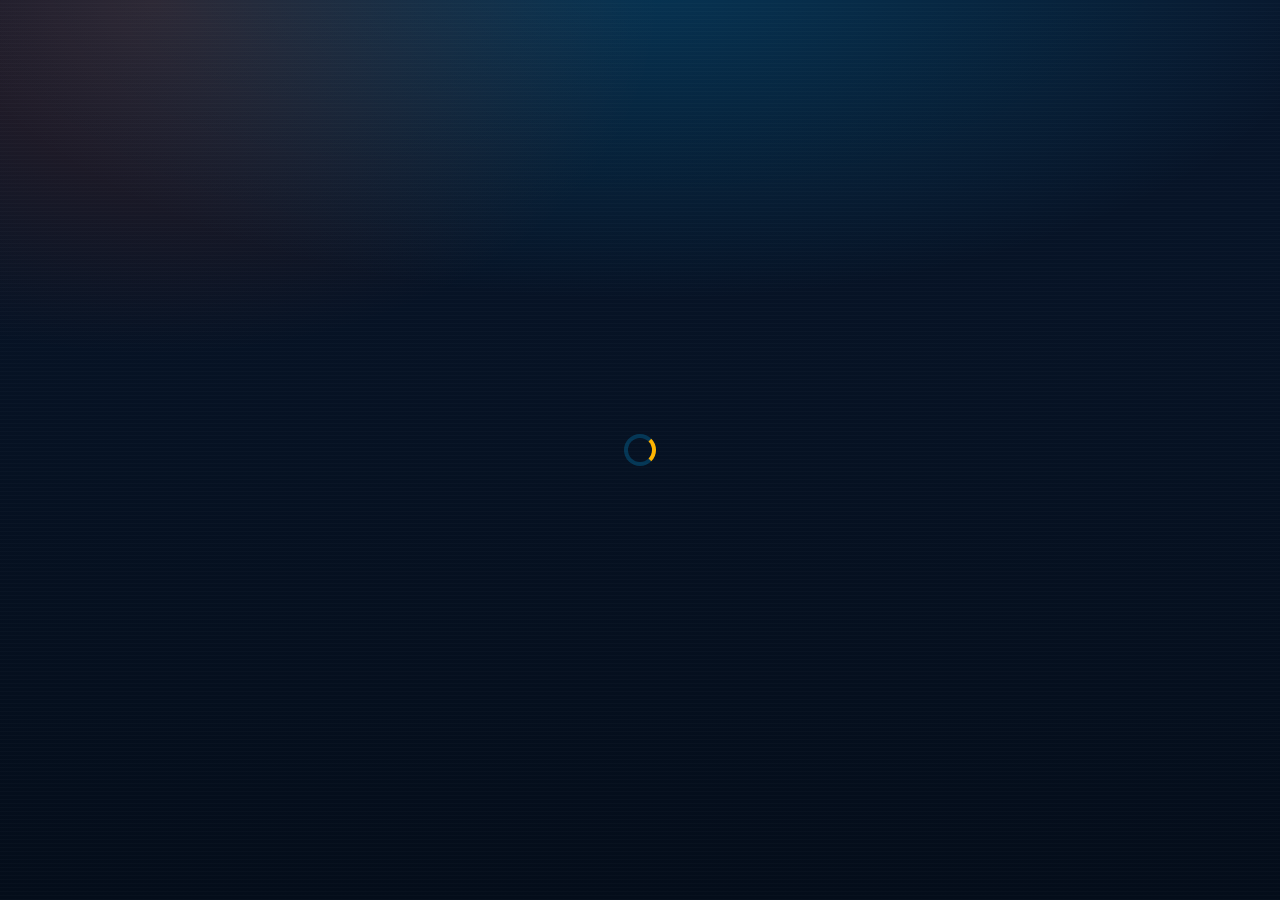
<file: templates/staticrypt-gate.html>
<!DOCTYPE html>
<html class="staticrypt-html" lang="en">
    <head>
        <meta charset="utf-8" />
        <title>/*[|template_title|]*/0</title>
        <meta name="viewport" content="width=device-width, initial-scale=1" />

        <!-- do not cache this page -->
        <meta http-equiv="cache-control" content="max-age=0" />
        <meta http-equiv="cache-control" content="no-cache" />
        <meta http-equiv="expires" content="0" />
        <meta http-equiv="expires" content="Tue, 01 Jan 1980 1:00:00 GMT" />
        <meta http-equiv="pragma" content="no-cache" />

        <link rel="icon" type="image/png" href="favicon.png" />
        <link rel="preconnect" href="https://fonts.googleapis.com" />
        <link rel="preconnect" href="https://fonts.gstatic.com" crossorigin />
        <link href="https://fonts.googleapis.com/css2?family=Inter:wght@400;500;600;700&family=Space+Grotesk:wght@500;700&family=JetBrains+Mono:wght@400;500&display=swap" rel="stylesheet" />

        <style>
            :root{
                --orange:#f6511d;
                --yellow:#ffb400;
                --cyan:#00a6ed;
                --green:#7fb800;
                --navy:#0d2c54;
                --bg:#040d1a;
                --text:#f4f8ff;
                --muted:#afc6e3;
            }
            *{box-sizing:border-box}
            .staticrypt-html,.staticrypt-body{height:100%}
            .staticrypt-body{margin:0;font-family:Inter,system-ui,sans-serif;color:var(--text);background:radial-gradient(80% 55% at 50% -5%,rgba(0,166,237,.22),transparent 70%),radial-gradient(60% 60% at 12% 0%,rgba(246,81,29,.17),transparent 66%),linear-gradient(180deg,#08162b 0%,var(--bg) 100%);line-height:1.55;-webkit-font-smoothing:antialiased;-moz-osx-font-smoothing:grayscale}

            .sr-only{position:absolute;width:1px;height:1px;padding:0;margin:-1px;overflow:hidden;clip:rect(0,0,0,0);white-space:nowrap;border:0}

            .staticrypt-scanlines{position:fixed;inset:0;pointer-events:none;background:repeating-linear-gradient(0deg,rgba(255,255,255,.02) 0 1px,transparent 1px 4px);z-index:1}

            .staticrypt-content{position:relative;z-index:2;min-height:100vh;display:flex;flex-direction:column;align-items:center;justify-content:center;padding:2rem 1rem}

            .staticrypt-back{position:absolute;top:1.25rem;left:1.25rem;font-family:"Space Grotesk",sans-serif;letter-spacing:.07em;font-size:.78rem;color:var(--yellow);text-decoration:none;font-weight:700;opacity:.85;transition:opacity .2s ease,filter .2s ease;padding:.45rem .65rem;border-radius:8px}
            .staticrypt-back:hover{opacity:1;filter:brightness(1.15)}
            .staticrypt-back:focus-visible{outline:2px solid var(--cyan);outline-offset:2px;opacity:1}

            .staticrypt-page{width:min(440px,92vw)}
            .staticrypt-form{background:linear-gradient(160deg,rgba(13,44,84,.66),rgba(13,44,84,.28));border:1px solid rgba(0,166,237,.36);border-radius:24px;padding:clamp(1.5rem,3.5vw,2.4rem);box-shadow:0 16px 40px rgba(0,0,0,.4),inset 0 0 0 1px rgba(255,255,255,.05),0 0 40px rgba(246,81,29,.08);text-align:center;backdrop-filter:blur(10px)}

            .staticrypt-eyebrow{font-family:"Space Grotesk",sans-serif;letter-spacing:.18em;color:var(--green);font-weight:700;font-size:.76rem;text-transform:uppercase;margin:0 0 .6rem}
            .staticrypt-title{font-family:"Space Grotesk",sans-serif;font-size:clamp(1.25rem,3.2vw,1.7rem);margin:0 0 .35rem;color:var(--yellow);letter-spacing:.04em;font-weight:700}
            .staticrypt-instructions{margin:0 0 1.4rem;color:var(--muted);font-size:.95rem}
            .staticrypt-instructions p{margin:0}

            .staticrypt-hr{border:0;border-top:1px dashed rgba(0,166,237,.3);margin:1rem 0 1.4rem}

            .staticrypt-password-container{position:relative;outline:0;background:rgba(0,0,0,.32);width:100%;border:1px solid rgba(0,166,237,.45);border-radius:12px;margin:0 0 1rem;box-sizing:border-box;transition:border-color .2s ease,box-shadow .2s ease}
            .staticrypt-password-container:focus-within{border-color:var(--yellow);box-shadow:0 0 0 3px rgba(255,180,0,.18),0 0 24px rgba(255,180,0,.2)}

            .staticrypt-form input[type="password"],
            .staticrypt-form input[type="text"]{background:transparent;border:0;color:var(--text);font-family:"JetBrains Mono",ui-monospace,monospace;font-size:1rem;letter-spacing:.1em;outline:0;padding:.95rem 3rem .95rem 1rem;width:100%;text-align:center}
            .staticrypt-form input[type="password"]::placeholder,
            .staticrypt-form input[type="text"]::placeholder{color:rgba(175,198,227,.55);letter-spacing:.2em;font-family:"Space Grotesk",sans-serif;font-weight:700;text-transform:uppercase;font-size:.85rem}

            .staticrypt-toggle-password-visibility{cursor:pointer;background:transparent;border:0;padding:0;width:44px;height:44px;position:absolute;right:.3rem;top:50%;transform:translateY(-50%);display:inline-flex;align-items:center;justify-content:center;border-radius:8px;color:var(--muted);opacity:.7;transition:opacity .15s ease,background .15s ease}
            .staticrypt-toggle-password-visibility:hover{opacity:1;background:rgba(255,255,255,.05)}
            .staticrypt-toggle-password-visibility:focus-visible{outline:2px solid var(--cyan);outline-offset:2px;opacity:1}
            .staticrypt-toggle-password-visibility svg{width:20px;height:18px;fill:currentColor}

            .staticrypt-remember{display:flex;align-items:center;justify-content:center;gap:.6rem;margin:0 0 1.2rem;color:var(--muted);font-size:.85rem;font-family:"Space Grotesk",sans-serif;letter-spacing:.05em;cursor:pointer}
            .staticrypt-remember input[type="checkbox"]{transform:scale(1.25);margin:0;accent-color:var(--orange)}
            .staticrypt-remember:focus-within{color:var(--text)}

            .staticrypt-decrypt-button{font-family:"Space Grotesk",sans-serif;font-weight:700;text-transform:uppercase;letter-spacing:.12em;outline:0;background:linear-gradient(135deg,var(--orange),var(--yellow));width:100%;border:0;padding:.95rem 1rem;color:#0a0a0a;font-size:.95rem;border-radius:12px;cursor:pointer;transition:transform .15s ease,filter .15s ease,box-shadow .2s ease;box-shadow:0 8px 22px rgba(246,81,29,.32);min-height:48px}
            .staticrypt-decrypt-button:hover,.staticrypt-decrypt-button:focus{filter:brightness(1.08);transform:translateY(-1px);box-shadow:0 12px 28px rgba(246,81,29,.45),0 0 24px rgba(255,180,0,.3)}
            .staticrypt-decrypt-button:focus-visible{outline:2px solid var(--cyan);outline-offset:3px}
            .staticrypt-decrypt-button:active{transform:translateY(0);filter:brightness(.96)}
            .staticrypt-decrypt-button:disabled{cursor:wait;filter:brightness(.8)}

            .staticrypt-error{margin:.85rem 0 0;min-height:1.1rem;font-family:"Space Grotesk",sans-serif;letter-spacing:.08em;font-size:.82rem;color:var(--orange);opacity:0;transition:opacity .2s ease}
            .staticrypt-error.visible{opacity:1}

            .staticrypt-hint{margin:1.1rem 0 0;font-family:"JetBrains Mono",ui-monospace,monospace;font-size:.72rem;color:rgba(175,198,227,.5);letter-spacing:.05em}

            .hidden{display:none !important}

            .staticrypt-spinner-container{height:100vh;display:flex;align-items:center;justify-content:center}
            .staticrypt-spinner{display:inline-block;width:2rem;height:2rem;border:0.25em solid rgba(0,166,237,.25);border-right-color:var(--yellow);border-radius:50%;animation:staticrypt-spin .75s linear infinite}
            @keyframes staticrypt-spin{100%{transform:rotate(360deg)}}

            @media screen and (-webkit-min-device-pixel-ratio: 0){
                .staticrypt-form input[type="password"],.staticrypt-form input[type="text"]{font-size:16px}
            }
            @media (max-width:480px){
                .staticrypt-back{top:.9rem;left:.9rem}
            }

            @media (prefers-reduced-motion: reduce){
                *,*::before,*::after{animation-duration:.001ms !important;animation-iteration-count:1 !important;transition-duration:.001ms !important}
                .staticrypt-spinner{animation:none;border-right-color:var(--yellow)}
            }
        </style>
    </head>

    <body class="staticrypt-body">
        <div class="staticrypt-scanlines" aria-hidden="true"></div>

        <div id="staticrypt_loading" class="staticrypt-spinner-container" aria-busy="true" aria-live="polite">
            <div class="staticrypt-spinner" aria-label="Loading"></div>
        </div>

        <div id="staticrypt_content" class="staticrypt-content hidden">
            <a class="staticrypt-back" href="index.html">&larr; BACK TO PORTFOLIO</a>
            <div class="staticrypt-page">
                <form id="staticrypt-form" class="staticrypt-form" action="#" method="post" novalidate>
                    <p class="staticrypt-eyebrow" aria-hidden="true">&#9670; INSERT COIN</p>
                    <h1 class="staticrypt-title">/*[|template_title|]*/0</h1>
                    <div class="staticrypt-instructions" id="staticrypt-instructions">
                        <p>/*[|template_instructions|]*/0</p>
                    </div>

                    <hr class="staticrypt-hr" />

                    <label for="staticrypt-password" class="sr-only">Access code</label>
                    <div class="staticrypt-password-container">
                        <input
                            id="staticrypt-password"
                            type="password"
                            name="password"
                            placeholder="/*[|template_placeholder|]*/0"
                            autocomplete="current-password"
                            autocapitalize="off"
                            autocorrect="off"
                            spellcheck="false"
                            aria-describedby="staticrypt-instructions staticrypt-error"
                            autofocus
                        />
                        <button
                            type="button"
                            class="staticrypt-toggle-password-visibility"
                            aria-label="/*[|template_toggle_show|]*/0"
                            aria-pressed="false"
                        >
                            <svg viewBox="0 0 640 512" aria-hidden="true" focusable="false"><path d="M38.8 5.1C28.4-3.1 13.3-1.2 5.1 9.2S-1.2 34.7 9.2 42.9l592 464c10.4 8.2 25.5 6.3 33.7-4.1s6.3-25.5-4.1-33.7L525.6 386.7c39.6-40.6 66.4-86.1 79.9-118.4c3.3-7.9 3.3-16.7 0-24.6c-14.9-35.7-46.2-87.7-93-131.1C465.5 68.8 400.8 32 320 32c-68.2 0-125 26.3-169.3 60.8L38.8 5.1zM223.1 149.5C248.6 126.2 282.7 112 320 112c79.5 0 144 64.5 144 144c0 24.9-6.3 48.3-17.4 68.7L408 294.5c8.4-19.3 10.6-41.4 4.8-63.3c-11.1-41.5-47.8-69.4-88.6-71.1c-5.8-.2-9.2 6.1-7.4 11.7c2.1 6.4 3.3 13.2 3.3 20.3c0 10.2-2.4 19.8-6.6 28.3l-90.3-70.8zM373 389.9c-16.4 6.5-34.3 10.1-53 10.1c-79.5 0-144-64.5-144-144c0-6.9 .5-13.6 1.4-20.2L83.1 161.5C60.3 191.2 44 220.8 34.5 243.7c-3.3 7.9-3.3 16.7 0 24.6c14.9 35.7 46.2 87.7 93 131.1C174.5 443.2 239.2 480 320 480c47.8 0 89.9-12.9 126.2-32.5L373 389.9z"/></svg>
                        </button>
                    </div>

                    <label id="staticrypt-remember-label" class="staticrypt-remember hidden">
                        <input id="staticrypt-remember" type="checkbox" name="remember" />
                        <span>/*[|template_remember|]*/0</span>
                    </label>

                    <input type="submit" class="staticrypt-decrypt-button" value="/*[|template_button|]*/0" />
                    <p id="staticrypt-error" class="staticrypt-error" role="alert" aria-live="assertive"></p>
                    <p class="staticrypt-hint" aria-hidden="true">PRESS START&nbsp;&nbsp;&middot;&nbsp;&nbsp;NEON CLEAN&nbsp;&nbsp;&middot;&nbsp;&nbsp;ARCADE MEAN</p>
                </form>
            </div>
        </div>

        <script>
            const staticryptInitiator = /*[|js_staticrypt|]*/ 0;
            const templateError = "/*[|template_error|]*/0",
                templateToggleAltShow = "/*[|template_toggle_show|]*/0",
                templateToggleAltHide = "/*[|template_toggle_hide|]*/0",
                isRememberEnabled = /*[|is_remember_enabled|]*/ 0,
                staticryptConfig = /*[|staticrypt_config|]*/ 0;

            const templateConfig = {
                rememberExpirationKey: "staticrypt_expiration",
                rememberPassphraseKey: "staticrypt_passphrase",
                replaceHtmlCallback: null,
                clearLocalStorageCallback: null,
            };

            const staticrypt = staticryptInitiator.init(staticryptConfig, templateConfig);

            window.onload = async function () {
                const { isSuccessful } = await staticrypt.handleDecryptOnLoad();
                if (!isSuccessful) {
                    const loadingEl = document.getElementById("staticrypt_loading");
                    loadingEl.classList.add("hidden");
                    loadingEl.setAttribute("aria-busy", "false");
                    document.getElementById("staticrypt_content").classList.remove("hidden");
                    document.getElementById("staticrypt-password").focus();
                    if (isRememberEnabled) {
                        document.getElementById("staticrypt-remember-label").classList.remove("hidden");
                    }
                }
            };

            // Eye-toggle: keyboard-accessible button with SVG icon
            const toggleBtn = document.querySelector(".staticrypt-toggle-password-visibility");
            const eyeOpenPath = "M288 32c-80.8 0-145.5 36.8-192.6 80.6C48.6 156 17.3 208 2.5 243.7c-3.3 7.9-3.3 16.7 0 24.6C17.3 304 48.6 356 95.4 399.4C142.5 443.2 207.2 480 288 480s145.5-36.8 192.6-80.6c46.8-43.5 78.1-95.4 93-131.1c3.3-7.9 3.3-16.7 0-24.6c-14.9-35.7-46.2-87.7-93-131.1C433.5 68.8 368.8 32 288 32zM144 256a144 144 0 1 1 288 0 144 144 0 1 1 -288 0zm144-64c0 35.3-28.7 64-64 64c-7.1 0-13.9-1.2-20.3-3.3c-5.5-1.8-11.9 1.6-11.7 7.4c.3 6.9 1.3 13.8 3.2 20.7c13.7 51.2 66.4 81.6 117.6 67.9s81.6-66.4 67.9-117.6c-11.1-41.5-47.8-69.4-88.6-71.1c-5.8-.2-9.2 6.1-7.4 11.7c2.1 6.4 3.3 13.2 3.3 20.3z";
            const eyeClosedPath = "M38.8 5.1C28.4-3.1 13.3-1.2 5.1 9.2S-1.2 34.7 9.2 42.9l592 464c10.4 8.2 25.5 6.3 33.7-4.1s6.3-25.5-4.1-33.7L525.6 386.7c39.6-40.6 66.4-86.1 79.9-118.4c3.3-7.9 3.3-16.7 0-24.6c-14.9-35.7-46.2-87.7-93-131.1C465.5 68.8 400.8 32 320 32c-68.2 0-125 26.3-169.3 60.8L38.8 5.1zM223.1 149.5C248.6 126.2 282.7 112 320 112c79.5 0 144 64.5 144 144c0 24.9-6.3 48.3-17.4 68.7L408 294.5c8.4-19.3 10.6-41.4 4.8-63.3c-11.1-41.5-47.8-69.4-88.6-71.1c-5.8-.2-9.2 6.1-7.4 11.7c2.1 6.4 3.3 13.2 3.3 20.3c0 10.2-2.4 19.8-6.6 28.3l-90.3-70.8zM373 389.9c-16.4 6.5-34.3 10.1-53 10.1c-79.5 0-144-64.5-144-144c0-6.9 .5-13.6 1.4-20.2L83.1 161.5C60.3 191.2 44 220.8 34.5 243.7c-3.3 7.9-3.3 16.7 0 24.6c14.9 35.7 46.2 87.7 93 131.1C174.5 443.2 239.2 480 320 480c47.8 0 89.9-12.9 126.2-32.5L373 389.9z";
            toggleBtn.addEventListener("click", function () {
                const passwordInput = document.getElementById("staticrypt-password");
                const path = toggleBtn.querySelector("path");
                const isHidden = passwordInput.type === "password";
                passwordInput.type = isHidden ? "text" : "password";
                toggleBtn.setAttribute("aria-pressed", isHidden ? "true" : "false");
                toggleBtn.setAttribute("aria-label", isHidden ? templateToggleAltHide : templateToggleAltShow);
                path.setAttribute("d", isHidden ? eyeOpenPath : eyeClosedPath);
                const svg = toggleBtn.querySelector("svg");
                svg.setAttribute("viewBox", isHidden ? "0 0 576 512" : "0 0 640 512");
            });

            const errorEl = document.getElementById("staticrypt-error");
            const passwordContainer = document.querySelector(".staticrypt-password-container");

            function showError() {
                errorEl.textContent = templateError;
                errorEl.classList.add("visible");
                if (passwordContainer) {
                    passwordContainer.style.borderColor = "var(--orange)";
                    passwordContainer.style.boxShadow = "0 0 0 3px rgba(246,81,29,.25), 0 0 24px rgba(246,81,29,.35)";
                    setTimeout(function(){
                        passwordContainer.style.borderColor = "";
                        passwordContainer.style.boxShadow = "";
                    }, 1400);
                }
            }
            function clearError() {
                errorEl.classList.remove("visible");
                // Clear textContent after fade so SR re-announces on next error
                setTimeout(() => { if (!errorEl.classList.contains("visible")) errorEl.textContent = ""; }, 250);
            }

            document.getElementById("staticrypt-password").addEventListener("input", clearError);

            document.getElementById("staticrypt-form").addEventListener("submit", async function (e) {
                e.preventDefault();
                clearError();
                const password = document.getElementById("staticrypt-password").value,
                    isRememberChecked = document.getElementById("staticrypt-remember").checked;

                const submitBtn = e.target.querySelector(".staticrypt-decrypt-button");
                const originalLabel = submitBtn.value;
                submitBtn.value = "DECRYPTING…";
                submitBtn.disabled = true;

                const { isSuccessful } = await staticrypt.handleDecryptionOfPage(password, isRememberChecked);

                if (!isSuccessful) {
                    submitBtn.value = originalLabel;
                    submitBtn.disabled = false;
                    showError();
                    document.getElementById("staticrypt-password").focus();
                    document.getElementById("staticrypt-password").select();
                }
            });
        </script>
    </body>
</html>
</file>
<file: styles.css>
:root {
  --orange: #f6511d;
  --yellow: #ffb400;
  --cyan: #00a6ed;
  --green: #7fb800;
  --navy: #0d2c54;
  --bg: #040d1a;
  --text: #f4f8ff;
  --muted: #afc6e3;
}
*{box-sizing:border-box}
html{scroll-behavior:smooth}
body{margin:0;font-family:Inter,system-ui,sans-serif;color:var(--text);background:radial-gradient(80% 55% at 50% -5%,rgba(0,166,237,.22),transparent 70%),radial-gradient(60% 60% at 12% 0%,rgba(246,81,29,.17),transparent 66%),linear-gradient(180deg,#08162b 0%,var(--bg) 100%);line-height:1.6}
.scanlines{position:fixed;inset:0;pointer-events:none;background:repeating-linear-gradient(0deg,rgba(255,255,255,.02) 0 1px,transparent 1px 4px)}

.skip-link{position:absolute;left:.75rem;top:.75rem;z-index:1000;padding:.65rem 1rem;background:var(--yellow);color:#0a0a0a;font-family:"Space Grotesk",sans-serif;font-weight:700;letter-spacing:.06em;border-radius:10px;text-decoration:none;transform:translateY(-200%);transition:transform .18s ease}
.skip-link:focus{transform:translateY(0);outline:2px solid var(--cyan);outline-offset:2px}
.topbar{width:min(1180px,92vw);margin:1rem auto 0;padding:1rem 1.25rem;display:flex;justify-content:space-between;align-items:center;border:1px solid rgba(0,166,237,.35);border-radius:999px;background:rgba(7,18,34,.66);backdrop-filter:blur(10px)}
.logo{font-family:"Space Grotesk",sans-serif;letter-spacing:.07em;color:var(--yellow);font-weight:700}
nav{display:flex;gap:1rem;flex-wrap:wrap;justify-content:center}
nav a{text-decoration:none;color:var(--text);font-weight:500;padding:.25rem .5rem;border-radius:8px}
nav a:focus-visible{outline:2px solid var(--cyan);outline-offset:2px}
main{width:min(1180px,92vw);margin:2rem auto 4rem;display:grid;gap:1.3rem}
.section-glass{background:linear-gradient(160deg,rgba(13,44,84,.56),rgba(13,44,84,.2));border:1px solid rgba(0,166,237,.36);border-radius:24px;padding:clamp(1.2rem,2.3vw,2rem);box-shadow:0 16px 40px rgba(0,0,0,.34),inset 0 0 0 1px rgba(255,255,255,.05)}
.hero{display:grid;grid-template-columns:1fr 1fr;align-items:center;gap:clamp(1rem,4vw,3rem);min-height:min(82vh,760px)}
.eyebrow{font-family:"Space Grotesk",sans-serif;letter-spacing:.08em;color:var(--green);font-weight:700;font-size:.8rem}
h1{font-size:clamp(2.3rem,6vw,4.4rem);line-height:1.05;margin:.2rem 0 .5rem}
.subtitle{color:var(--cyan);font-weight:600;font-size:clamp(1.02rem,2.3vw,1.35rem);margin:0 0 .8rem}
.summary{max-width:50ch;color:var(--muted)}
.cta-row{display:flex;flex-wrap:wrap;justify-content:center;align-items:center;gap:.85rem;margin-top:1.2rem}
.cta-row.center{justify-content:center}
.btn{display:flex;justify-content:center;align-items:center;min-height:46px;min-width:150px;padding:.72rem 1rem;border-radius:12px;text-decoration:none;font-weight:700}
.btn-primary{background:linear-gradient(135deg,var(--orange),var(--yellow));color:#121212}
.btn-ghost{border:1px solid rgba(0,166,237,.5);color:var(--text);background:rgba(0,0,0,.18)}
.btn:focus-visible{outline:2px solid var(--cyan);outline-offset:3px}
.portrait-card{margin:0;aspect-ratio:4/5;border-radius:20px;overflow:hidden;border:1px solid rgba(127,184,0,.4);background:rgba(0,0,0,.2);display:flex;justify-content:center;align-items:center}
.portrait-card img{max-width:100%;max-height:100%;object-fit:contain;image-rendering:pixelated;filter:drop-shadow(0 0 22px rgba(255,180,0,.2))}
.section-grid{display:grid;grid-template-columns:1fr 1fr;gap:1.3rem}
h2{font-family:"Space Grotesk",sans-serif;letter-spacing:.06em;color:var(--yellow);margin:0 0 .8rem}
.stats div{display:flex;justify-content:space-between;padding:.5rem 0;border-bottom:1px dashed rgba(0,166,237,.25)}
.stats div:last-child{border-bottom:0}
.stats span{color:var(--muted)}
.timeline{display:grid;gap:.8rem}
.timeline article{padding:.8rem .95rem;border-radius:14px;background:rgba(0,0,0,.18);border:1px solid rgba(0,166,237,.26)}
.timeline h3{margin:0 0 .2rem;font-size:1rem}
.timeline p{margin:0;color:var(--muted)}
.hint{margin:.2rem 0 1rem;color:var(--muted);font-size:.92rem}
.timeline article{position:relative;overflow:hidden}
.timeline .role{margin:0;color:var(--muted)}
.timeline .detail{margin:.55rem 0 0;max-height:0;opacity:0;transform:translateY(4px);transition:max-height .25s ease,opacity .22s ease,transform .22s ease;color:#d9e9ff}
.timeline article:hover .detail,.timeline article:focus-visible .detail,.timeline article.active .detail{max-height:60px;opacity:1;transform:translateY(0)}
.timeline article:focus-visible{outline:2px solid rgba(0,166,237,.55);outline-offset:2px}

.chips{display:flex;flex-wrap:wrap;justify-content:center;gap:.55rem;list-style:none;padding:0;margin:0}
.chips li{padding:.45rem .7rem;border-radius:999px;border:1px solid rgba(127,184,0,.6);background:rgba(127,184,0,.14);font-size:.92rem}
.contact{text-align:center}
footer{text-align:center;color:#92adcc;padding:0 1rem 2.4rem;display:flex;flex-direction:column;align-items:center;gap:1.1rem}
.footer-line{font-size:.92rem}

.sr-only{position:absolute;width:1px;height:1px;padding:0;margin:-1px;overflow:hidden;clip:rect(0,0,0,0);white-space:nowrap;border:0}

.coin-slot-wrap{position:relative;display:inline-flex;align-items:center;justify-content:center}
.coin-slot{display:inline-flex;align-items:center;gap:.55rem;padding:.5rem .95rem;min-height:32px;border-radius:10px;border:1px dashed rgba(146,173,204,.28);background:rgba(255,255,255,.012);color:#45627f;font-family:"Space Grotesk",sans-serif;font-size:.78rem;font-weight:700;letter-spacing:.22em;text-decoration:none;opacity:.42;transition:all .35s ease;cursor:default;user-select:none}
.coin-slot:focus-visible{outline:2px solid var(--cyan);outline-offset:3px;opacity:.85}
.coin-slot .coin-icon{font-size:.95rem;color:#45627f;transition:color .35s ease,text-shadow .35s ease}
.coin-slot.unlocked{color:#021018;background:linear-gradient(135deg,var(--orange),var(--yellow));border:1px solid rgba(255,180,0,.85);opacity:1;cursor:pointer;box-shadow:0 0 0 1px rgba(255,180,0,.35),0 0 22px rgba(246,81,29,.55),0 0 44px rgba(255,180,0,.28);animation:coin-pulse 2.6s ease-in-out infinite}
.coin-slot.unlocked .coin-icon{color:#021018;text-shadow:0 0 6px rgba(255,255,255,.5)}
.coin-slot.unlocked:hover{filter:brightness(1.08);transform:translateY(-2px)}
.coin-slot.unlocked:focus-visible{outline:2px solid var(--cyan);outline-offset:3px}
@keyframes coin-pulse{
  0%,100%{box-shadow:0 0 0 1px rgba(255,180,0,.35),0 0 22px rgba(246,81,29,.55),0 0 44px rgba(255,180,0,.22)}
  50%{box-shadow:0 0 0 1px rgba(255,180,0,.5),0 0 32px rgba(246,81,29,.75),0 0 60px rgba(255,180,0,.4)}
}
@media (prefers-reduced-motion: reduce){
  html{scroll-behavior:auto}
  *,*::before,*::after{animation-duration:.001ms !important;animation-iteration-count:1 !important;transition-duration:.001ms !important;scroll-behavior:auto !important}
  .coin-slot.unlocked{animation:none}
  .clickable:hover{transform:none !important;filter:none !important}
  .toast{transition:opacity .001ms ease}
}

.toast{position:fixed;left:50%;bottom:24px;transform:translate(-50%,20px);z-index:50;display:inline-flex;align-items:center;gap:.4rem;padding:.4rem .55rem .4rem .75rem;border-radius:12px;background:rgba(7,18,34,.92);border:1px solid rgba(255,180,0,.55);color:var(--text);font-family:"Space Grotesk",sans-serif;font-weight:700;letter-spacing:.06em;font-size:.92rem;box-shadow:0 16px 40px rgba(0,0,0,.5),0 0 24px rgba(246,81,29,.4);opacity:0;pointer-events:none;transition:opacity .25s ease,transform .25s ease}
.toast.show{opacity:1;transform:translate(-50%,0);pointer-events:auto}
.toast-action{display:inline-flex;flex-direction:column;align-items:flex-start;gap:.1rem;background:transparent;border:0;padding:.3rem .55rem;border-radius:8px;color:inherit;font:inherit;cursor:pointer;text-align:left;transition:background .15s ease,transform .15s ease}
.toast-action:hover{background:rgba(255,180,0,.08);transform:translateY(-1px)}
.toast-action:focus-visible{outline:2px solid var(--cyan);outline-offset:2px}
.toast-text{color:var(--yellow)}
.toast-cue{font-family:"JetBrains Mono",ui-monospace,monospace;color:var(--muted);font-size:.7rem;letter-spacing:.12em;font-weight:500}
.toast-close{background:transparent;border:0;color:var(--muted);font-size:1.25rem;line-height:1;cursor:pointer;padding:.5rem .7rem;border-radius:6px;align-self:stretch;display:inline-flex;align-items:center;min-width:44px;min-height:44px;justify-content:center}
.toast-close:hover{color:var(--text)}
.toast-close:focus-visible{outline:2px solid var(--cyan);outline-offset:2px}

.clickable{transition:transform .2s ease,box-shadow .2s ease,filter .2s ease}
@media (hover:hover){
  .clickable:hover{transform:translateY(-3px) scale(1.015);filter:brightness(1.05)}
  .btn.clickable:hover{box-shadow:0 10px 24px rgba(0,166,237,.22)}
}

@media (max-width: 920px){
  .hero,.section-grid{grid-template-columns:1fr}
  .hero{min-height:auto}
  .portrait-card{max-width:360px;width:100%;justify-self:center}
  .hero-text{text-align:center}
}
@media (max-width: 640px){
  .topbar{border-radius:20px;padding:.9rem 1rem;flex-direction:column;gap:.7rem}
  nav{gap:.7rem}
  main{margin-top:1rem;gap:1rem}
  .section-glass{border-radius:18px}
  .btn{width:100%}
}
</file>
